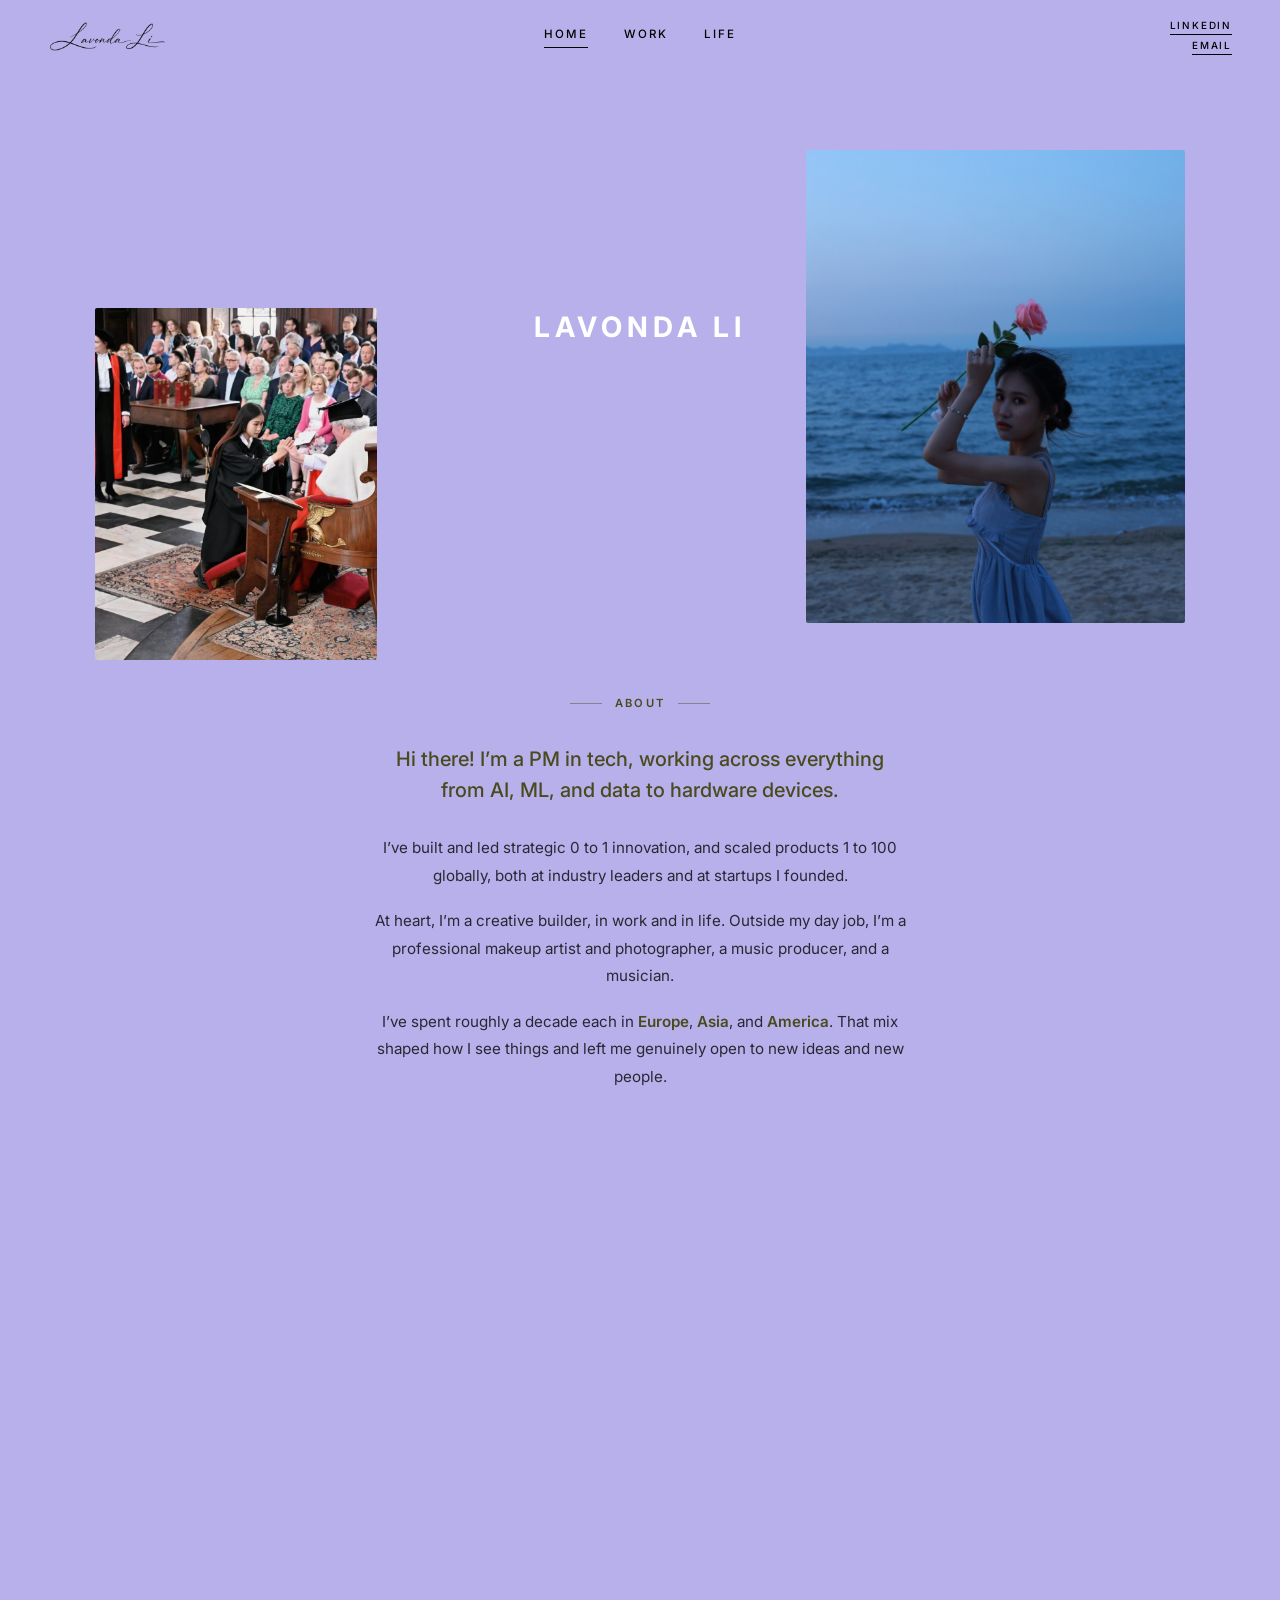
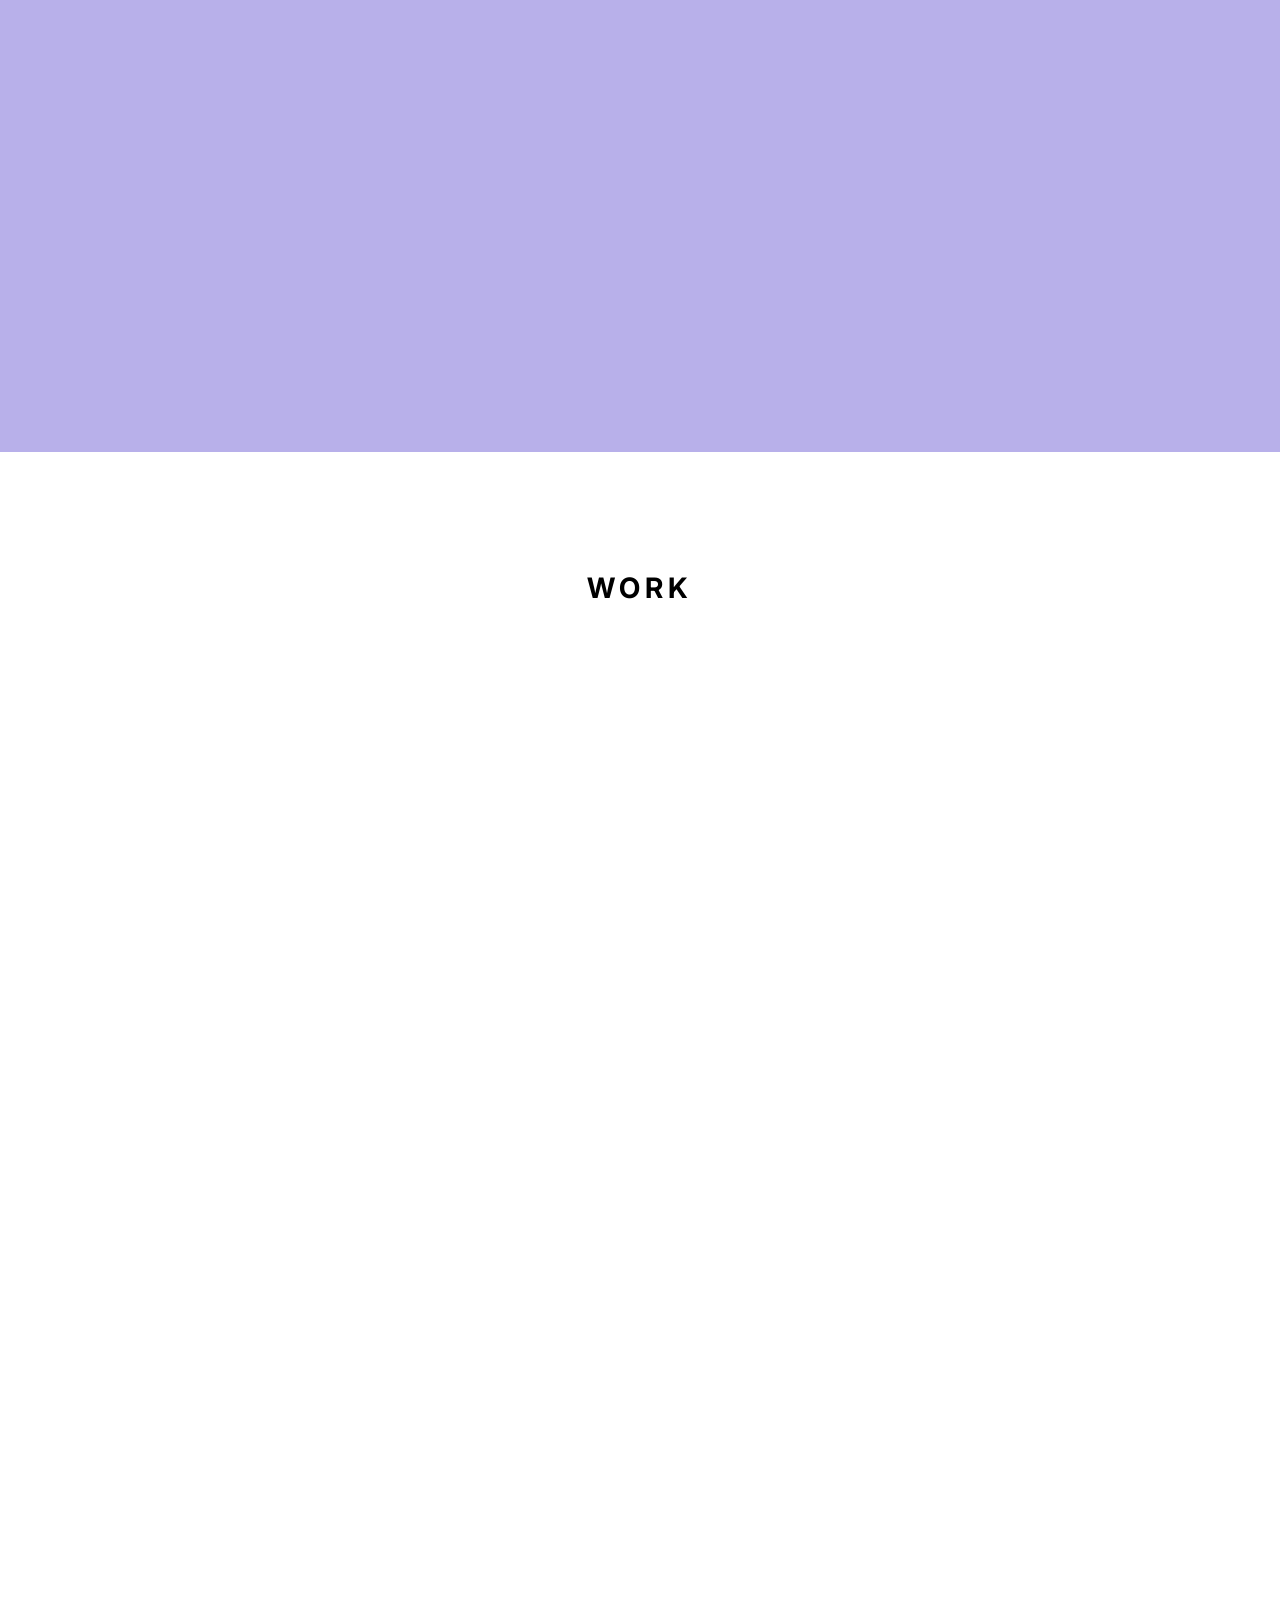
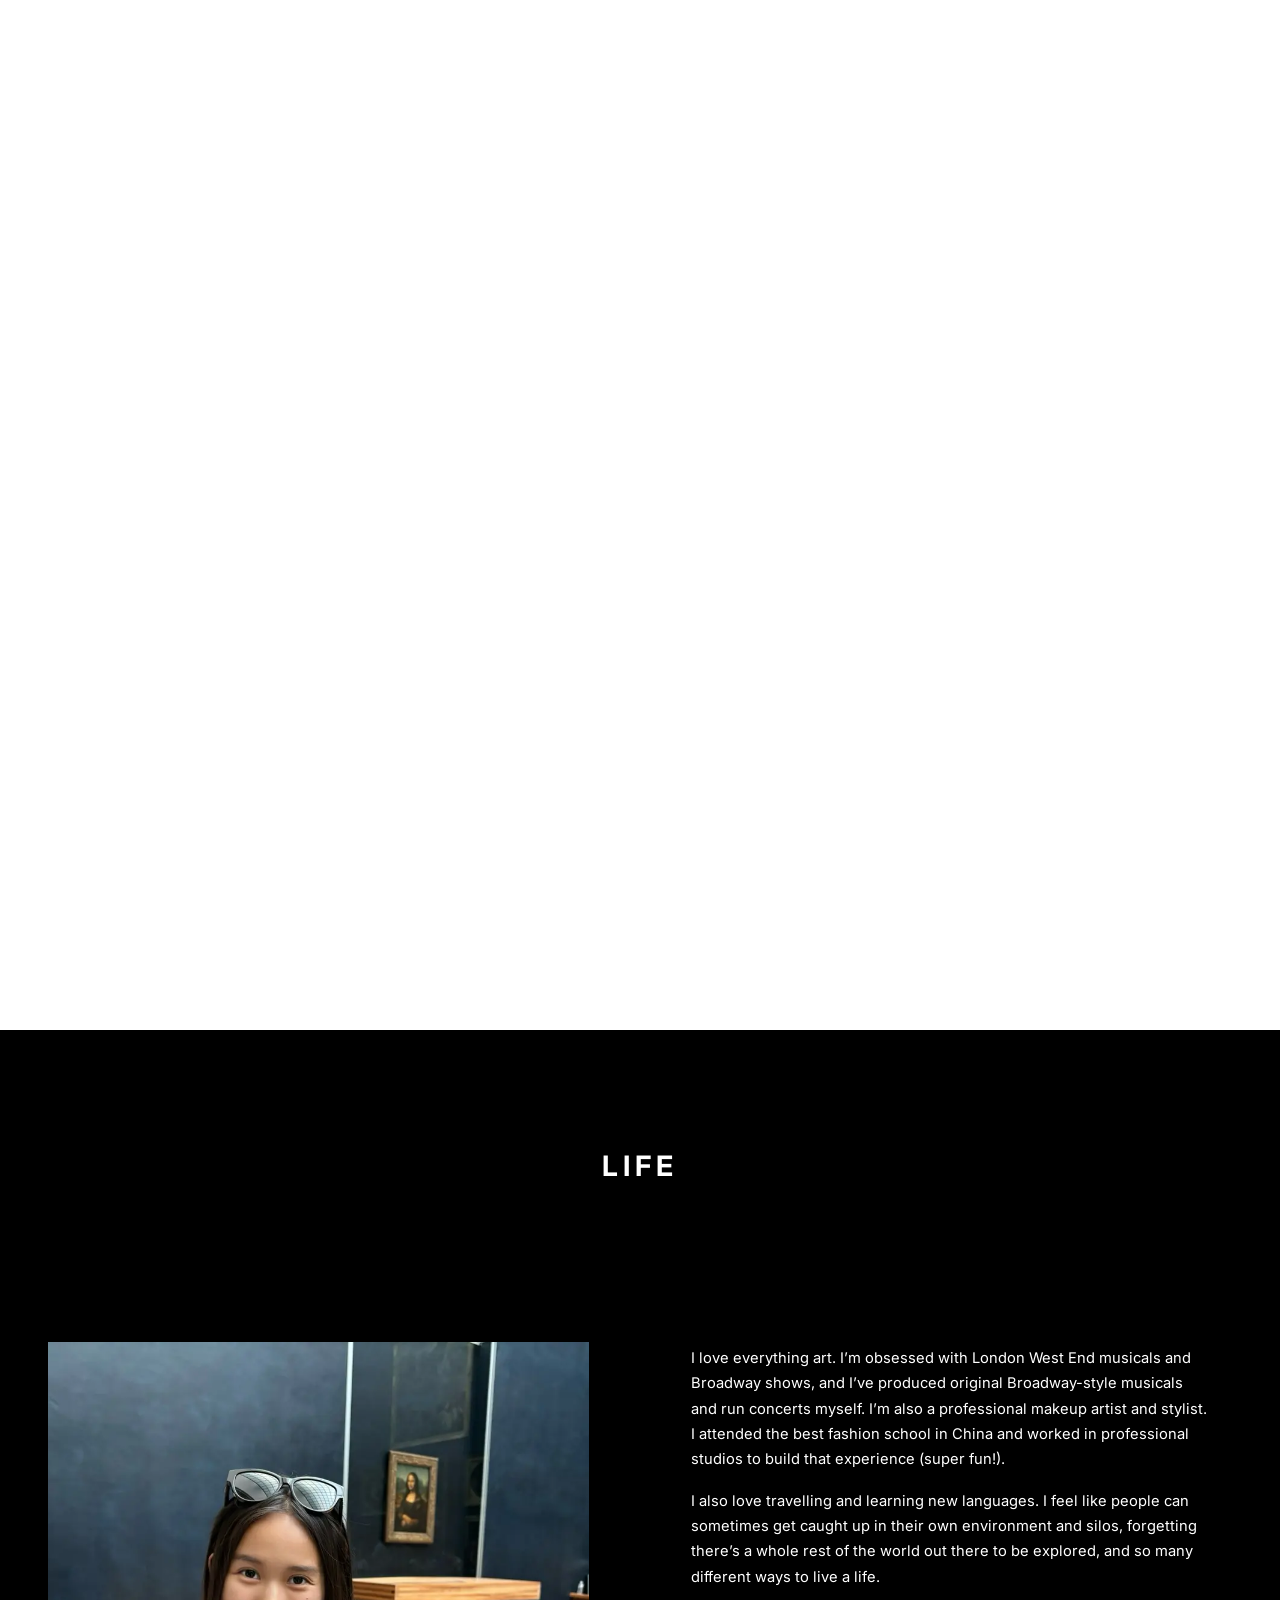
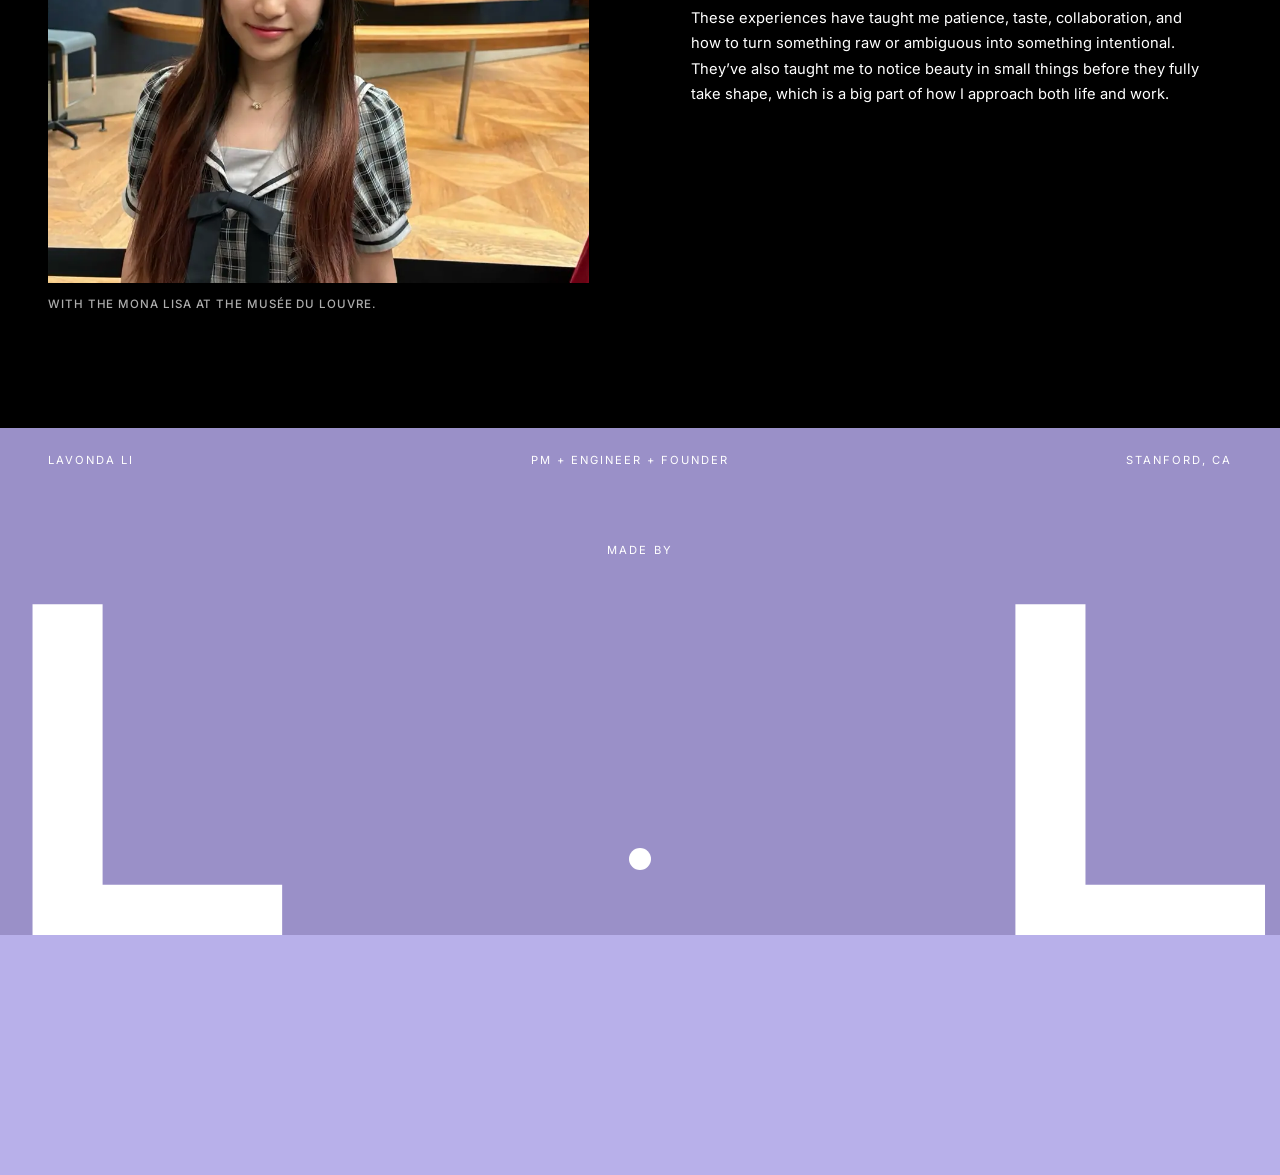
<file: index.html>
<!doctype html>
<html lang="en">
<head>
  <meta charset="utf-8" />
  <meta name="viewport" content="width=device-width, initial-scale=1" />
  <title>Lavonda Li</title>
  <link rel="preconnect" href="https://fonts.googleapis.com" />
  <link rel="preconnect" href="https://fonts.gstatic.com" crossorigin />
  <link href="https://fonts.googleapis.com/css2?family=Inter:wght@400;500;600;700&display=swap" rel="stylesheet" />
  <link rel="stylesheet" href="css/styles.css" />
</head>
<body data-theme="light">
  <header class="site-header">
    <div class="container">
      <a class="brand" href="index.html"><img src="images/ll.png" alt="Lavonda Li" /></a>
      <nav class="nav">
        <a href="#top" class="active">Home</a>
        <a href="#work">Work</a>
        <a href="#life">Life</a>
      </nav>
      <div class="header-links" aria-label="Contact links">
        <a href="https://www.linkedin.com/in/lavonda-li/" target="_blank" rel="noopener">LinkedIn</a>
        <a href="mailto:lavonda.li0531@gmail.com">Email</a>
      </div>
    </div>
  </header>

  <main>
    <div class="container">
      <section class="home-hero">
        <div class="photo left">
          <img src="images/grad.jpg" alt="Graduation" decoding="async" fetchpriority="high" />
        </div>
        <h1 class="center-title title-slot">Lavonda Li</h1>
        <div class="photo right">
          <img src="images/portrait.jpg" alt="Portrait" decoding="async" fetchpriority="high" style="object-position: 50% 80%;" />
        </div>
      </section>

      <section class="about" aria-labelledby="about-eyebrow">
        <p id="about-eyebrow" class="about-eyebrow"><span>About</span></p>
        <p class="about-lede">
          Hi there! I&rsquo;m a PM in tech, working across everything from AI,
          ML, and data to hardware devices.
        </p>
        <p class="about-body">
          I&rsquo;ve built and led strategic 0 to 1 innovation, and scaled
          products 1 to 100 globally, both at industry leaders and at
          startups I founded.
        </p>
        <p class="about-body">
          At heart, I&rsquo;m a creative builder, in work and in life. Outside
          my day job, I&rsquo;m a professional makeup artist and photographer,
          a music producer, and a musician.
        </p>
        <p class="about-body">
          I&rsquo;ve spent roughly a decade each in
          <span class="about-place">Europe</span>,
          <span class="about-place">Asia</span>, and
          <span class="about-place">America</span>. That mix shaped how I see
          things and left me genuinely open to new ideas and new people.
        </p>
      </section>

      <!--
        ============================================================
         HOW TO ADD A PHOTO
         1. Drop the image file in the images/ folder (e.g.
            images/highlights/andrew-ng.jpg)
         2. Add an entry to photos.json under "highlights" or "moments":
              { "image": "images/highlights/andrew-ng.jpg",
                "caption": "Me w/ Andrew Ng" }
         3. Reload the page. The "image" field is optional; omit it for
            a placeholder tile.
        ============================================================
      -->

      <section class="photo-section" aria-labelledby="life-highlights-heading">
        <h2 id="life-highlights-heading" class="rail-heading">Life Highlights</h2>
        <div class="photo-rail" data-section="highlights"></div>
      </section>

      <section class="photo-section" aria-labelledby="life-moments-heading">
        <h2 id="life-moments-heading" class="rail-heading">Life Moments</h2>
        <div class="photo-rail" data-section="moments"></div>
      </section>

      <section id="work" class="work-showcase" aria-labelledby="work-heading">
        <h2 id="work-heading" class="center-title work-title">Work</h2>
        <div class="work-list" data-work-sections></div>
      </section>

      <section id="life" class="life-showcase" aria-labelledby="life-heading">
        <h2 id="life-heading" class="center-title life-title">Life</h2>
        <article class="life-entry">
          <figure class="life-media">
            <img
              src="images/thumbs/mona_lisa.webp"
              alt="Lavonda at the Louvre with the Mona Lisa"
              loading="lazy"
              decoding="async"
              fetchpriority="low"
              width="2048"
              height="1536"
            />
            <figcaption>With the Mona Lisa at the Mus&eacute;e du Louvre.</figcaption>
          </figure>
          <div class="life-copy">
            <p>
              I love everything art. I&rsquo;m obsessed with London West End
              musicals and Broadway shows, and I&rsquo;ve produced original
              Broadway-style musicals and run concerts myself. I&rsquo;m also
              a professional makeup artist and stylist. I attended the best
              fashion school in China and worked in professional studios to
              build that experience (super fun!).
            </p>
            <p>
              I also love travelling and learning new languages. I feel like
              people can sometimes get caught up in their own environment and
              silos, forgetting there&rsquo;s a whole rest of the world out
              there to be explored, and so many different ways to live a life.
            </p>
            <p>
              These experiences have taught me patience, taste, collaboration,
              and how to turn something raw or ambiguous into something
              intentional. They&rsquo;ve also taught me to notice beauty in
              small things before they fully take shape, which is a big part
              of how I approach both life and work.
            </p>
          </div>
        </article>
      </section>
    </div>
  </main>

  <script src="js/photos.js?v=tap-captions" defer></script>
  <script src="js/work.js" defer></script>
  <script src="js/header.js" defer></script>
  <script src="js/cursor.js" defer></script>

  <footer class="site-footer">
    <div class="footer-meta">
      <div class="container">
        <span>Lavonda Li</span>
        <span>PM + Engineer + Founder</span>
        <span>Stanford, CA</span>
      </div>
    </div>
    <div class="footer-made">Made by</div>
    <div class="brand-footer">
      <span class="l-mark left">L</span>
      <span class="dot"></span>
      <span class="l-mark right">L</span>
    </div>
  </footer>
</body>
</html>
</file>
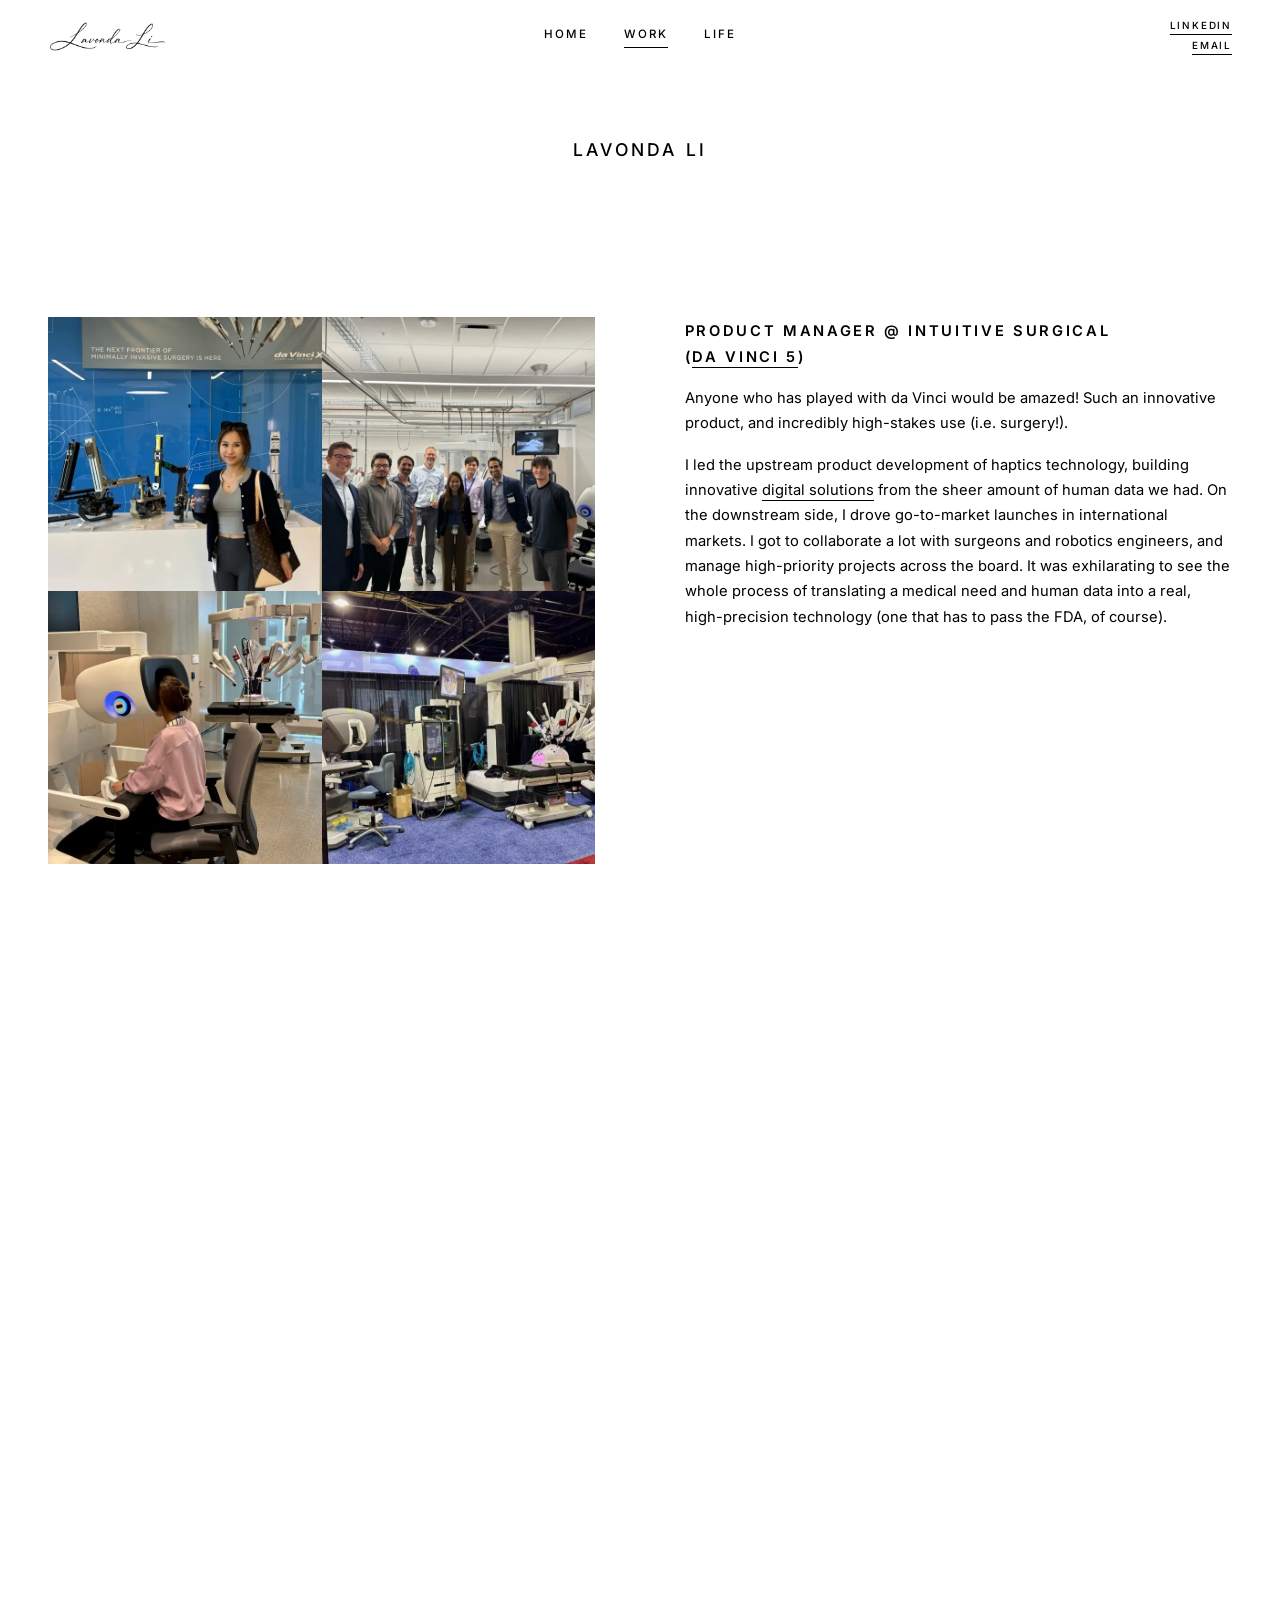
<file: work.html>
<!doctype html>
<html lang="en">
<head>
  <meta charset="utf-8" />
  <meta name="viewport" content="width=device-width, initial-scale=1" />
  <title>Work — Lavonda Li</title>
  <link rel="preconnect" href="https://fonts.googleapis.com" />
  <link rel="preconnect" href="https://fonts.gstatic.com" crossorigin />
  <link href="https://fonts.googleapis.com/css2?family=Inter:wght@400;500;600;700&display=swap" rel="stylesheet" />
  <link rel="stylesheet" href="css/styles.css" />
</head>
<body data-theme="white">
  <header class="site-header">
    <div class="container">
      <a class="brand" href="index.html"><img src="images/ll.png" alt="Lavonda Li" /></a>
      <nav class="nav">
        <a href="index.html">Home</a>
        <a href="work.html" class="active">Work</a>
        <a href="index.html#life">Life</a>
      </nav>
      <div class="header-links" aria-label="Contact links">
        <a href="https://www.linkedin.com/in/lavonda-li/" target="_blank" rel="noopener">LinkedIn</a>
        <a href="mailto:lavonda.li0531@gmail.com">Email</a>
      </div>
    </div>
  </header>

  <main>
    <div class="container">
      <section class="work-showcase work-page" aria-labelledby="work-heading">
        <h1 id="work-heading" class="center-title work-title">Lavonda Li</h1>
        <div class="work-list" data-work-sections></div>
      </section>
    </div>
  </main>

  <script src="js/work.js" defer></script>
  <script src="js/cursor.js" defer></script>

  <footer class="site-footer">
    <div class="footer-meta">
      <div class="container">
        <span>Lavonda Li</span>
        <span>PM + Engineer + Founder</span>
        <span>Stanford, CA</span>
      </div>
    </div>
    <div class="footer-made">Made by</div>
    <div class="brand-footer">
      <span class="l-mark left">L</span>
      <span class="dot"></span>
      <span class="l-mark right">L</span>
    </div>
  </footer>
</body>
</html>
</file>
<file: css/styles.css>
:root {
  --lavender: #b8b0ea;
  --lavender-deep: #9a90c8;
  --black: #000;
  --white: #fff;
  --olive: #4a4a1f;
  --grey-on-dark: #cfcfcf;
  --placeholder: #c9c2e6;
  --placeholder-dark: #1c1c1c;
  --tracked: 0.18em;
  --max: 1280px;
  --gutter: clamp(1.25rem, 4vw, 3rem);
  --header-height: 72px;
  --sans: "Inter", -apple-system, BlinkMacSystemFont, "Helvetica Neue", Arial, sans-serif;
}

* { box-sizing: border-box; margin: 0; padding: 0; }

html {
  height: 100%;
  scroll-padding-top: var(--header-height);
}

body { height: 100%; }

body {
  font-family: var(--sans);
  font-size: 16px;
  line-height: 1.55;
  -webkit-font-smoothing: antialiased;
  min-height: 100vh;
  display: flex;
  flex-direction: column;
  padding-top: var(--header-height);
}

body[data-theme="light"] { background: var(--lavender); color: var(--black); }
body[data-theme="dark"]  { background: var(--black);    color: var(--white); }
body[data-theme="white"] { background: var(--white);    color: var(--black); }

a { color: inherit; text-decoration: none; }

img { max-width: 100%; display: block; }

main img {
  transition: transform 320ms ease, filter 320ms ease;
}
@media (prefers-reduced-motion: reduce) {
  main img {
    transition: none;
  }
}

.container {
  width: 100%;
  max-width: var(--max);
  margin: 0 auto;
  padding: 0 var(--gutter);
}

main { flex: 1 0 auto; }

/* ---------- Golden cursor trail ---------- */
@media (pointer: fine) {
  .star-sprinkle {
    position: fixed;
    left: 0;
    top: 0;
    pointer-events: none;
    z-index: 2147483647;
  }

  .star-sprinkle {
    width: var(--sprinkle-size, 4px);
    height: var(--sprinkle-size, 4px);
    border-radius: 50%;
    background: radial-gradient(circle, #fff8cf 0%, #f7c548 58%, rgba(247, 197, 72, 0) 72%);
    box-shadow: 0 0 8px rgba(255, 207, 74, 0.65);
    transform: translate3d(var(--sprinkle-x), var(--sprinkle-y), 0) scale(1);
    animation: star-sprinkle-fade 520ms ease-out forwards;
  }

  @keyframes star-sprinkle-fade {
    to {
      opacity: 0;
      transform: translate3d(
        calc(var(--sprinkle-x) - var(--sprinkle-drift-x)),
        calc(var(--sprinkle-y) - var(--sprinkle-drift-y)),
        0
      ) scale(0);
    }
  }
}

@media (prefers-reduced-motion: reduce), (pointer: coarse) {
  .star-sprinkle {
    display: none;
  }
}

/* ---------- Header ---------- */
.site-header {
  position: fixed;
  top: 0;
  left: 0;
  right: 0;
  z-index: 1000;
  min-height: var(--header-height);
  padding: 1.25rem 0;
  transition: background-color 220ms ease, color 220ms ease;
}
body[data-theme="light"] .site-header { background-color: var(--lavender); }
body[data-theme="dark"] .site-header { background-color: var(--black); }
body[data-theme="white"] .site-header { background-color: var(--white); }
.site-header .container {
  display: grid;
  grid-template-columns: 1fr auto 1fr;
  align-items: center;
}
.brand {
  font-weight: 600;
  font-size: 0.85rem;
  letter-spacing: 0.05em;
  display: inline-flex;
  align-items: center;
  justify-self: start;
}
.brand img {
  height: 32px;
  width: auto;
  display: block;
  transition: filter 220ms ease;
}
body[data-theme="dark"] .brand img { filter: invert(1); }
.nav {
  display: flex;
  gap: 2.25rem;
  justify-self: center;
}
.nav a {
  font-size: 0.72rem;
  letter-spacing: var(--tracked);
  text-transform: uppercase;
  font-weight: 500;
  position: relative;
  padding-bottom: 4px;
}
.nav a.active::after {
  content: "";
  position: absolute;
  left: 0; right: 0; bottom: 0;
  height: 1px;
  background: currentColor;
}
.header-links {
  justify-self: end;
  display: flex;
  flex-direction: column;
  align-items: flex-end;
  gap: 0.3rem;
}
.header-links a {
  font-size: 0.62rem;
  letter-spacing: var(--tracked);
  text-transform: uppercase;
  font-weight: 500;
  line-height: 1.2;
  border-bottom: 1px solid currentColor;
  padding-bottom: 2px;
}
@media (max-width: 640px) {
  .site-header .container {
    grid-template-columns: auto 1fr auto;
    column-gap: 1rem;
  }
  .nav { gap: 1.2rem; }
  .nav a { font-size: 0.66rem; }
  .header-links a { font-size: 0.56rem; }
}

/* ---------- Centered name title ---------- */
.center-title {
  text-align: center;
  font-size: clamp(1.4rem, 2.2vw, 1.8rem);
  letter-spacing: var(--tracked);
  text-transform: uppercase;
  font-weight: 700;
}
body[data-theme="light"] .center-title { color: var(--olive); }
body[data-theme="dark"]  .center-title { color: var(--white); font-weight: 500; font-size: clamp(0.95rem, 1.4vw, 1.1rem); }
body[data-theme="white"] .center-title { color: var(--black); font-weight: 500; font-size: clamp(0.95rem, 1.4vw, 1.1rem); }

/* ---------- Home: asymmetric photo hero ---------- */
.home-hero {
  position: relative;
  margin-top: 3rem;
  min-height: clamp(420px, 55vh, 620px);
  isolation: isolate;
}
.home-hero .title-slot {
  position: absolute;
  top: 42%;
  left: 50%;
  transform: translate(-50%, -50%);
  white-space: nowrap;
  z-index: 2;
  mix-blend-mode: difference;
}
body[data-theme="light"] .home-hero .title-slot,
body[data-theme="dark"]  .home-hero .title-slot { color: #fff; }
.home-hero .photo { z-index: 1; }
.home-hero .photo {
  position: absolute;
  background: var(--placeholder);
  border-radius: 2px;
  overflow: hidden;
  display: flex;
  align-items: center;
  justify-content: center;
  color: rgba(0,0,0,0.35);
  font-size: 0.7rem;
  letter-spacing: 0.1em;
  text-transform: uppercase;
}
.home-hero .photo img { width: 100%; height: 100%; object-fit: cover; }
.home-hero .photo.left {
  left: 4%;
  top: 38%;
  width: clamp(150px, 22vw, 300px);
  aspect-ratio: 4 / 5;
}
.home-hero .photo.right {
  right: 4%;
  top: 6%;
  width: 32%;
  aspect-ratio: 4 / 5;
}
@media (max-width: 720px) {
  .home-hero { min-height: 360px; }
  .home-hero .photo.left  { top: 50%; }
  .home-hero .photo.right { width: 50%; top: 0; }
}

/* ---------- Tagline / education ---------- */
.tagline-block {
  text-align: center;
  margin: 4.5rem auto 1.5rem;
  max-width: 70ch;
  font-size: 0.78rem;
  letter-spacing: var(--tracked);
  text-transform: uppercase;
  font-weight: 500;
  line-height: 1.7;
}

/* ---------- Home: about block ---------- */
.about {
  max-width: 620px;
  margin: 5rem auto 4.5rem;
  padding: 0 1rem;
  text-align: center;
}
.about-eyebrow {
  display: flex;
  align-items: center;
  justify-content: center;
  gap: 0.85rem;
  font-size: 0.7rem;
  letter-spacing: var(--tracked);
  text-transform: uppercase;
  font-weight: 600;
  color: var(--olive);
  margin-bottom: 2rem;
}
.about-eyebrow::before,
.about-eyebrow::after {
  content: "";
  width: 32px;
  height: 1px;
  background: var(--olive);
  opacity: 0.45;
}
.about-lede {
  font-size: clamp(1.05rem, 1.6vw, 1.25rem);
  line-height: 1.55;
  font-weight: 500;
  color: var(--olive);
  margin: 0 auto 1.75rem;
  max-width: 38ch;
}
.about-body {
  font-size: 0.95rem;
  line-height: 1.8;
  margin: 0 auto 1.15rem;
  max-width: 54ch;
  color: rgba(0, 0, 0, 0.78);
}
.about-body:last-child { margin-bottom: 0; }
.about-place {
  font-weight: 600;
  color: var(--olive);
  white-space: nowrap;
}

/* ---------- Home: horizontal photo rails ---------- */
.photo-section {
  margin: 2.5rem 0 3rem;
  content-visibility: auto;
  contain-intrinsic-size: 420px;
}
.rail-heading {
  font-size: 0.82rem;
  letter-spacing: var(--tracked);
  text-transform: uppercase;
  font-weight: 600;
  margin-bottom: 0.9rem;
  color: var(--olive);
}
.rail-header {
  display: flex;
  align-items: center;
  gap: 0.6rem;
  margin-bottom: 0.9rem;
}
.rail-header .rail-heading {
  margin-bottom: 0;
}
.shuffle-btn {
  display: inline-flex;
  align-items: center;
  justify-content: center;
  background: transparent;
  border: none;
  padding: 0.25rem;
  margin: 0;
  cursor: pointer;
  color: inherit;
  opacity: 0.5;
  transition: opacity 180ms ease, transform 400ms ease;
}
.shuffle-btn:hover,
.shuffle-btn:focus-visible {
  opacity: 1;
  outline: none;
}
.shuffle-btn:hover {
  transform: rotate(180deg);
}
.shuffle-btn:active {
  transform: rotate(360deg);
}
.shuffle-btn img {
  width: 36px;
  height: 36px;
  display: block;
}
.photo-rail {
  --rail-tile: clamp(140px, 18vw, 200px);
  display: grid;
  grid-auto-flow: column;
  grid-template-rows: repeat(2, var(--rail-tile));
  grid-auto-columns: var(--rail-tile);
  gap: 0.4rem;
  overflow-x: auto;
  overflow-y: hidden;
  padding-bottom: 0.75rem;
  scroll-snap-type: x mandatory;
  scrollbar-width: thin;
}
.photo-rail::-webkit-scrollbar { height: 6px; }
.photo-rail::-webkit-scrollbar-track { background: transparent; }
.photo-rail::-webkit-scrollbar-thumb {
  background: rgba(0,0,0,0.18);
  border-radius: 3px;
}
.photo-rail .tile {
  position: relative;
  background: var(--placeholder);
  border-radius: 2px;
  overflow: hidden;
  scroll-snap-align: start;
  margin: 0;
}
.photo-rail .tile.feature {
  grid-row: span 2;
  grid-column: span 2;
}
.photo-rail .tile.feature figcaption {
  font-size: 1rem;
  padding: 1.2rem;
}
.photo-rail .tile img {
  width: 100%;
  height: 100%;
  object-fit: cover;
}
.photo-rail .tile figcaption {
  position: absolute;
  inset: 0;
  background: rgba(0, 0, 0, 0.7);
  color: var(--white);
  display: flex;
  align-items: center;
  justify-content: center;
  text-align: center;
  padding: 0.9rem;
  font-size: 0.85rem;
  font-weight: 500;
  letter-spacing: 0.02em;
  line-height: 1.4;
  text-shadow: 0 1px 6px rgba(0,0,0,0.55);
  opacity: 0;
  transition: opacity 180ms ease;
  pointer-events: none;
}
.photo-rail .tile:hover img,
.home-hero .photo:hover img,
.work-tile:hover img,
.life-media:hover img {
  transform: scale(1.025);
  filter: saturate(1.04) contrast(1.02);
}
.photo-rail .tile:hover figcaption,
.photo-rail .tile:focus-within figcaption {
  opacity: 1;
}
@media (hover: none), (pointer: coarse) {
  .photo-rail .tile figcaption {
    opacity: 0;
  }
  .photo-rail .tile.has-caption::after {
    content: "i";
    position: absolute;
    right: 0.55rem;
    bottom: 0.55rem;
    width: 1.35rem;
    height: 1.35rem;
    border-radius: 50%;
    background: rgba(0, 0, 0, 0.48);
    color: var(--white);
    display: grid;
    place-items: center;
    font-size: 0.7rem;
    font-weight: 600;
    font-style: italic;
    line-height: 1;
    pointer-events: none;
    transition: opacity 180ms ease;
  }
  .photo-rail .tile.is-caption-visible figcaption {
    opacity: 1;
  }
  .photo-rail .tile.is-caption-visible::after {
    opacity: 0;
  }
}
/* ---------- Shared work showcase ---------- */
.work-showcase {
  background: var(--white);
  color: var(--black);
  margin: clamp(6rem, 10vw, 9rem) 0 0;
  scroll-margin-top: 0;
}
body[data-theme="light"] .work-showcase {
  width: 100vw;
  margin-left: calc(50% - 50vw);
  margin-right: calc(50% - 50vw);
  padding: clamp(5rem, 9vw, 8rem) max(var(--gutter), calc((100vw - var(--max)) / 2 + var(--gutter))) clamp(5rem, 9vw, 8rem);
}
body[data-theme="white"] .work-showcase {
  margin: 0 0 6rem;
  padding-top: 4rem;
}
.work-showcase .work-title {
  color: var(--black);
  margin: 0 0 clamp(4rem, 12vw, 10rem);
}
body[data-theme="light"] .work-showcase .work-title,
body[data-theme="white"] .work-showcase .work-title {
  color: var(--black);
}
.life-showcase .life-title {
  color: var(--white);
  margin: 0 0 clamp(4rem, 12vw, 10rem);
}
body[data-theme="light"] .life-showcase .life-title,
body[data-theme="dark"] .life-showcase .life-title,
body[data-theme="white"] .life-showcase .life-title {
  color: var(--white);
}
.work-list {
  display: block;
}
.work-entry {
  display: grid;
  grid-template-columns: minmax(0, 1fr) minmax(0, 1fr);
  gap: clamp(3rem, 7vw, 6.5rem);
  align-items: stretch;
  margin-bottom: clamp(6rem, 12vw, 10rem);
  content-visibility: auto;
  contain-intrinsic-size: 920px;
}
.work-entry:last-child {
  margin-bottom: 0;
}
.work-entry.is-reversed .work-media {
  order: 2;
}
.work-entry.is-reversed .work-copy {
  order: 1;
}
.work-media { align-self: start; }
.work-collage {
  display: grid;
  grid-template-columns: 1fr 1fr;
  gap: 0;
  width: 100%;
}
.work-tile {
  aspect-ratio: 1 / 1;
  background: var(--placeholder);
  border-radius: 0;
  overflow: hidden;
}
.work-tile img {
  width: 100%;
  height: 100%;
  object-fit: cover;
  display: block;
}
.work-copy {
  display: flex;
  flex-direction: column;
  padding-top: 0.15rem;
  max-width: 64ch;
}
.work-copy p {
  font-size: 0.92rem;
  line-height: 1.72;
  margin-bottom: 1rem;
  color: var(--black);
}
.work-label {
  margin-bottom: 1.4rem;
  font-size: 0.7rem;
  letter-spacing: var(--tracked);
  text-transform: uppercase;
  line-height: 1.6;
  font-weight: 600;
  color: var(--black);
  max-width: 44ch;
}
.work-copy p:last-child {
  margin-bottom: 0;
}
.work-showcase a {
  color: inherit;
  border-bottom: 1px solid currentColor;
  padding-bottom: 1px;
}

/* ---------- Home: life story ---------- */
.life-showcase {
  width: 100vw;
  margin-left: calc(50% - 50vw);
  margin-right: calc(50% - 50vw);
  padding: clamp(5rem, 9vw, 8rem) max(var(--gutter), calc((100vw - var(--max)) / 2 + var(--gutter)));
  background: var(--black);
  color: var(--white);
  scroll-margin-top: 0;
}
.life-entry {
  display: grid;
  grid-template-columns: minmax(0, 1fr) minmax(0, 1fr);
  gap: clamp(3rem, 8vw, 8rem);
  align-items: start;
}
.life-media {
  margin: 0;
}
.life-media img {
  width: 100%;
  aspect-ratio: 1 / 1;
  height: auto;
  object-fit: cover;
  object-position: 42% 50%;
  overflow: hidden;
  background: var(--placeholder-dark);
}
.life-media figcaption {
  margin-top: 0.85rem;
  color: rgba(255, 255, 255, 0.68);
  font-size: 0.72rem;
  font-weight: 500;
  letter-spacing: 0.08em;
  line-height: 1.45;
  text-transform: uppercase;
}
.life-copy {
  max-width: 52ch;
  padding-top: 0.25rem;
}
.life-copy p {
  font-size: 0.92rem;
  line-height: 1.72;
  margin-bottom: 1rem;
}
.life-copy p:last-child {
  margin-bottom: 0;
}
@media (max-width: 720px) {
  .work-entry {
    grid-template-columns: 1fr;
    gap: 1.5rem;
    margin-bottom: 5rem;
  }
  .work-entry.is-reversed .work-media,
  .work-entry.is-reversed .work-copy {
    order: initial;
  }
  .work-copy {
    min-height: 0;
  }
  .work-label {
    margin-bottom: 1.1rem;
  }
  .work-copy {
    max-width: none;
  }
  .life-entry {
    grid-template-columns: 1fr;
    gap: 2rem;
  }
  .life-copy {
    max-width: none;
    padding-top: 0;
  }
}

/* ---------- Footer (themed) ---------- */
.site-footer { flex-shrink: 0; }

.footer-meta {
  padding: 1.5rem 0;
  font-size: 0.7rem;
  letter-spacing: var(--tracked);
  text-transform: uppercase;
}
body[data-theme="light"] .footer-meta { background: var(--lavender-deep); color: var(--white); }
body[data-theme="dark"]  .footer-meta { background: var(--black); color: var(--white); border-top: 1px solid rgba(255,255,255,0.1); }
body[data-theme="white"] .footer-meta { background: var(--black); color: var(--white); border-top: 1px solid rgba(255,255,255,0.1); }
.footer-meta .container {
  display: flex;
  justify-content: space-between;
  align-items: center;
  flex-wrap: wrap;
  gap: 1rem;
}

.footer-made {
  text-align: center;
  font-size: 0.7rem;
  letter-spacing: var(--tracked);
  text-transform: uppercase;
  padding: 3rem 0 1rem;
}
body[data-theme="light"] .footer-made { background: var(--lavender-deep); color: var(--white); }
body[data-theme="dark"]  .footer-made { background: var(--black); color: var(--white); }
body[data-theme="white"] .footer-made { background: var(--black); color: var(--white); }

/* The big "L  L" letterforms with center dot */
.brand-footer {
  position: relative;
  height: clamp(280px, 40vh, 460px);
  overflow: hidden;
}
body[data-theme="light"] .brand-footer { background: var(--lavender-deep); }
body[data-theme="dark"]  .brand-footer { background: var(--black); }
body[data-theme="white"] .brand-footer { background: var(--black); }
.brand-footer .l-mark {
  position: absolute;
  bottom: -22%;
  font-family: "Arial Black", "Helvetica Neue", Arial, sans-serif;
  font-weight: 900;
  font-size: clamp(280px, 38vw, 560px);
  line-height: 1;
  color: var(--white);
  user-select: none;
}
.brand-footer .l-mark.left  { left: 0; }
.brand-footer .l-mark.right { right: 0; }
.brand-footer .dot {
  position: absolute;
  bottom: 18%;
  left: 50%;
  transform: translateX(-50%);
  width: 22px;
  height: 22px;
  border-radius: 50%;
  background: var(--white);
}
</file>
